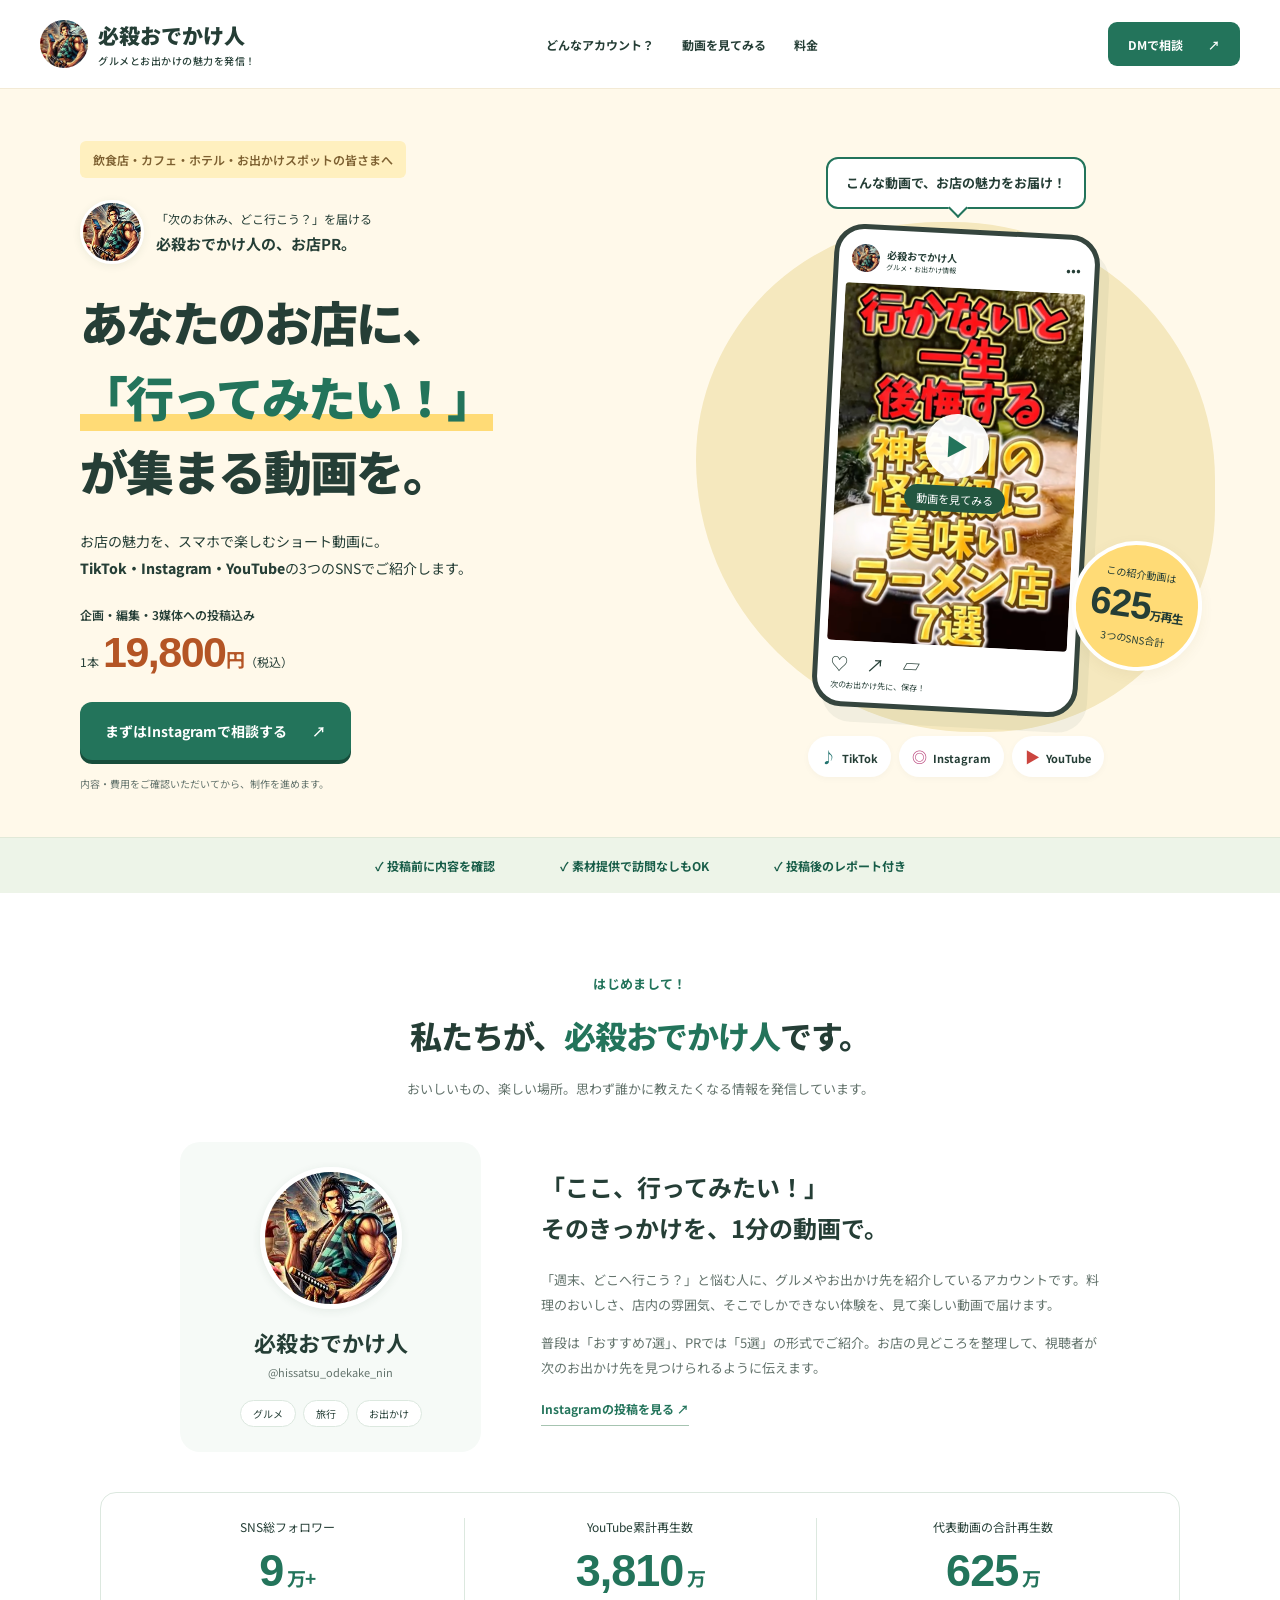
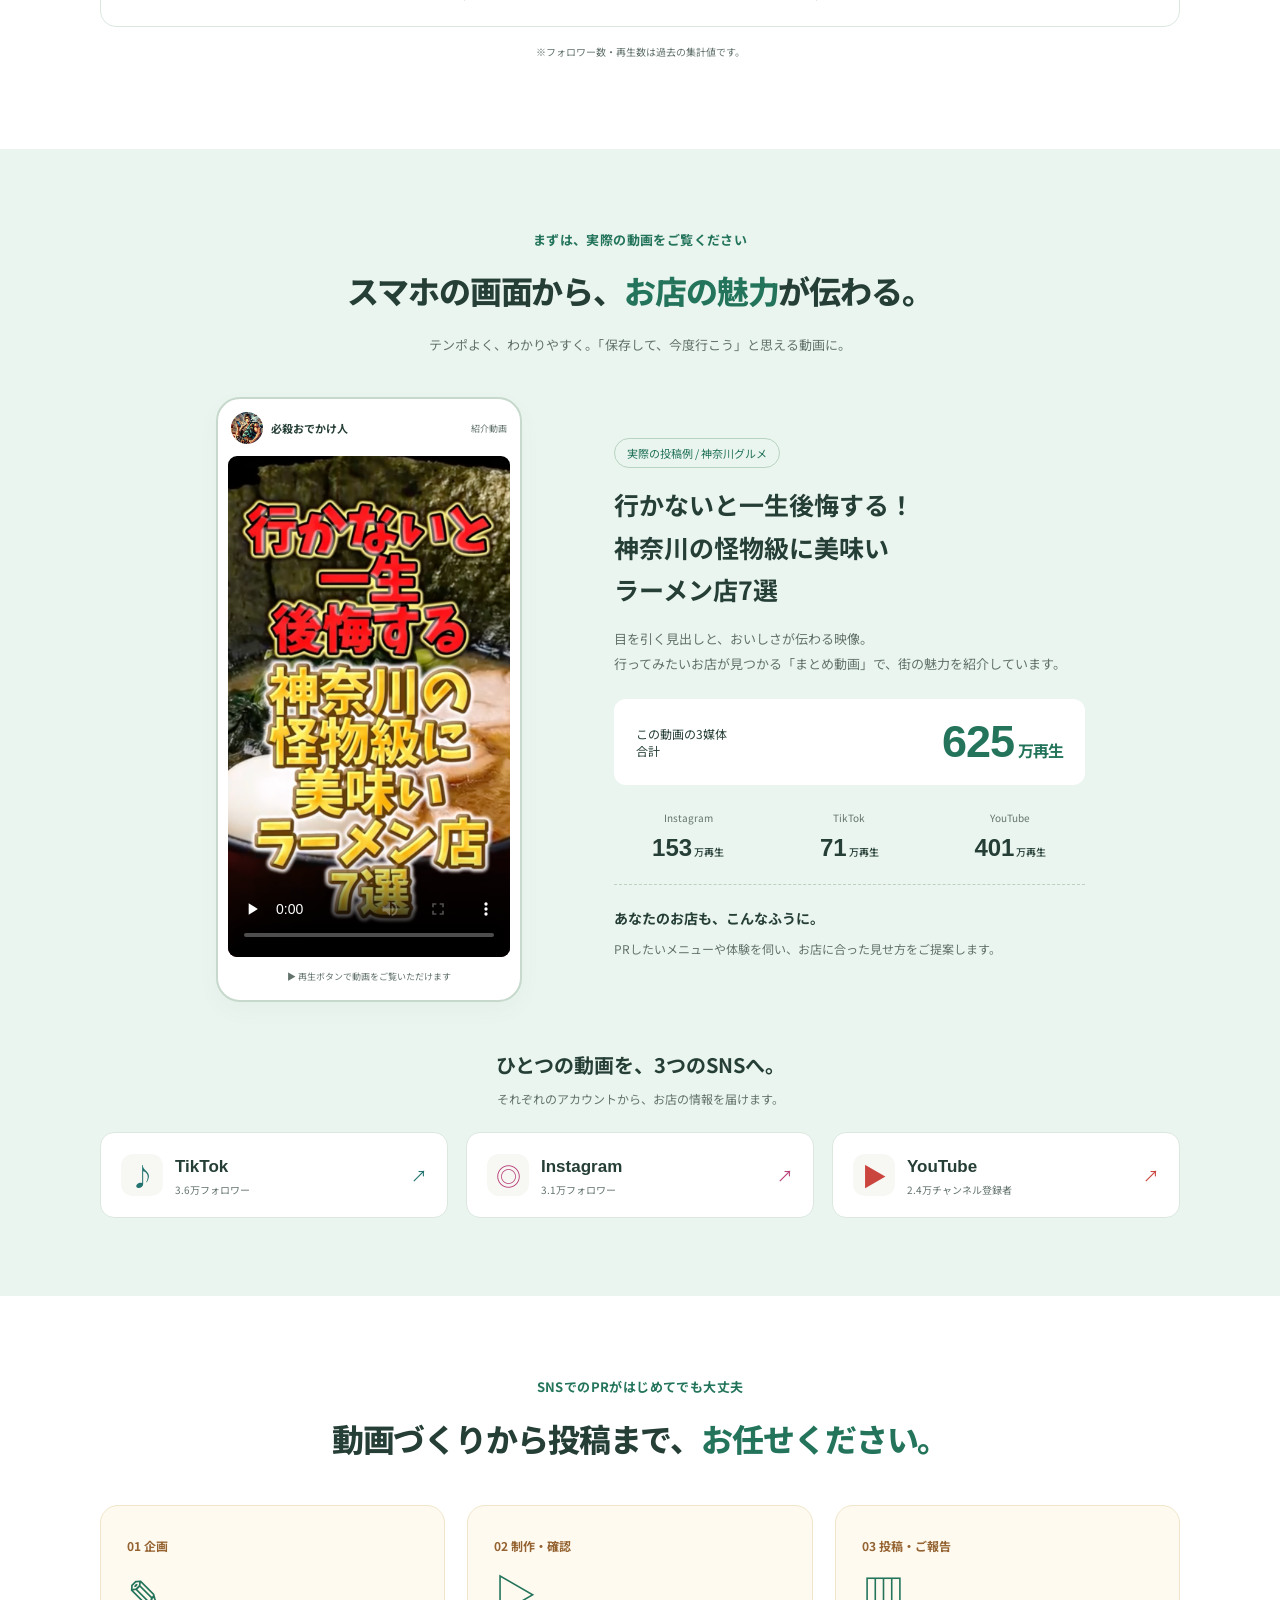
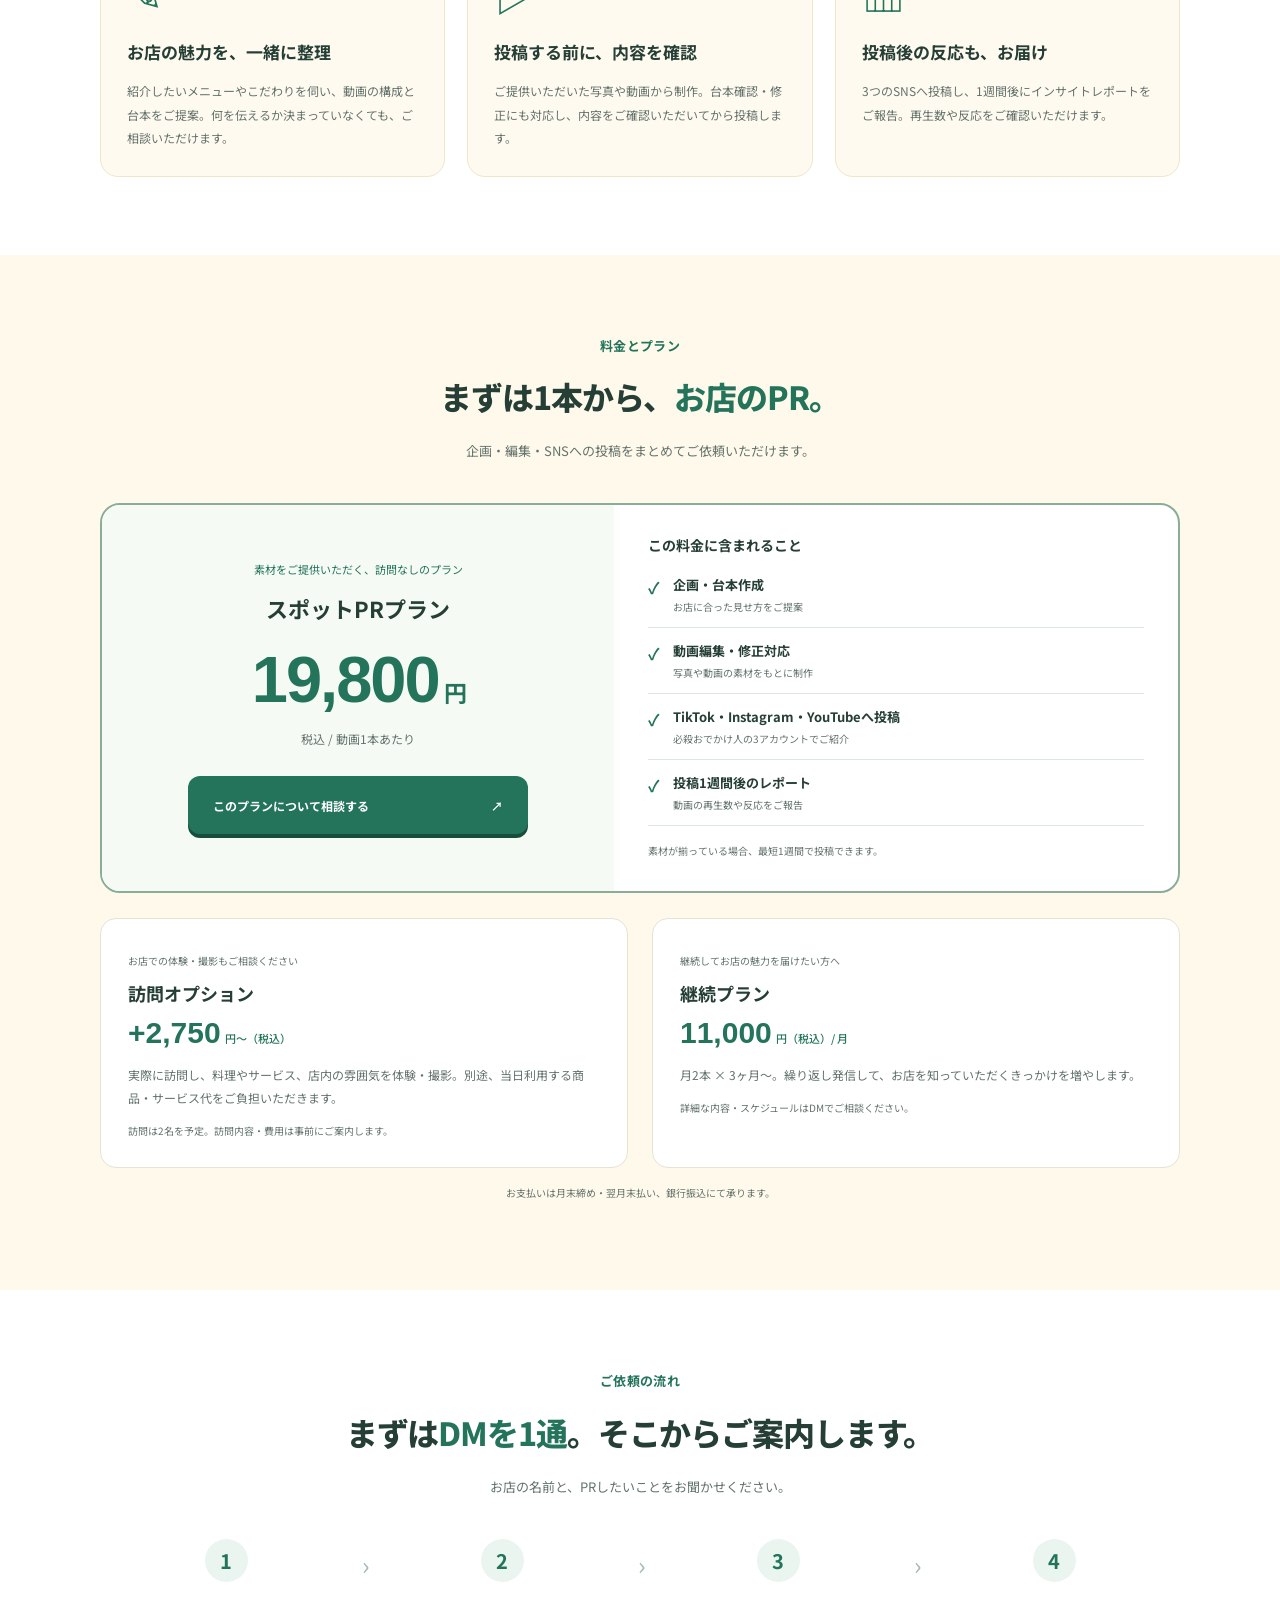
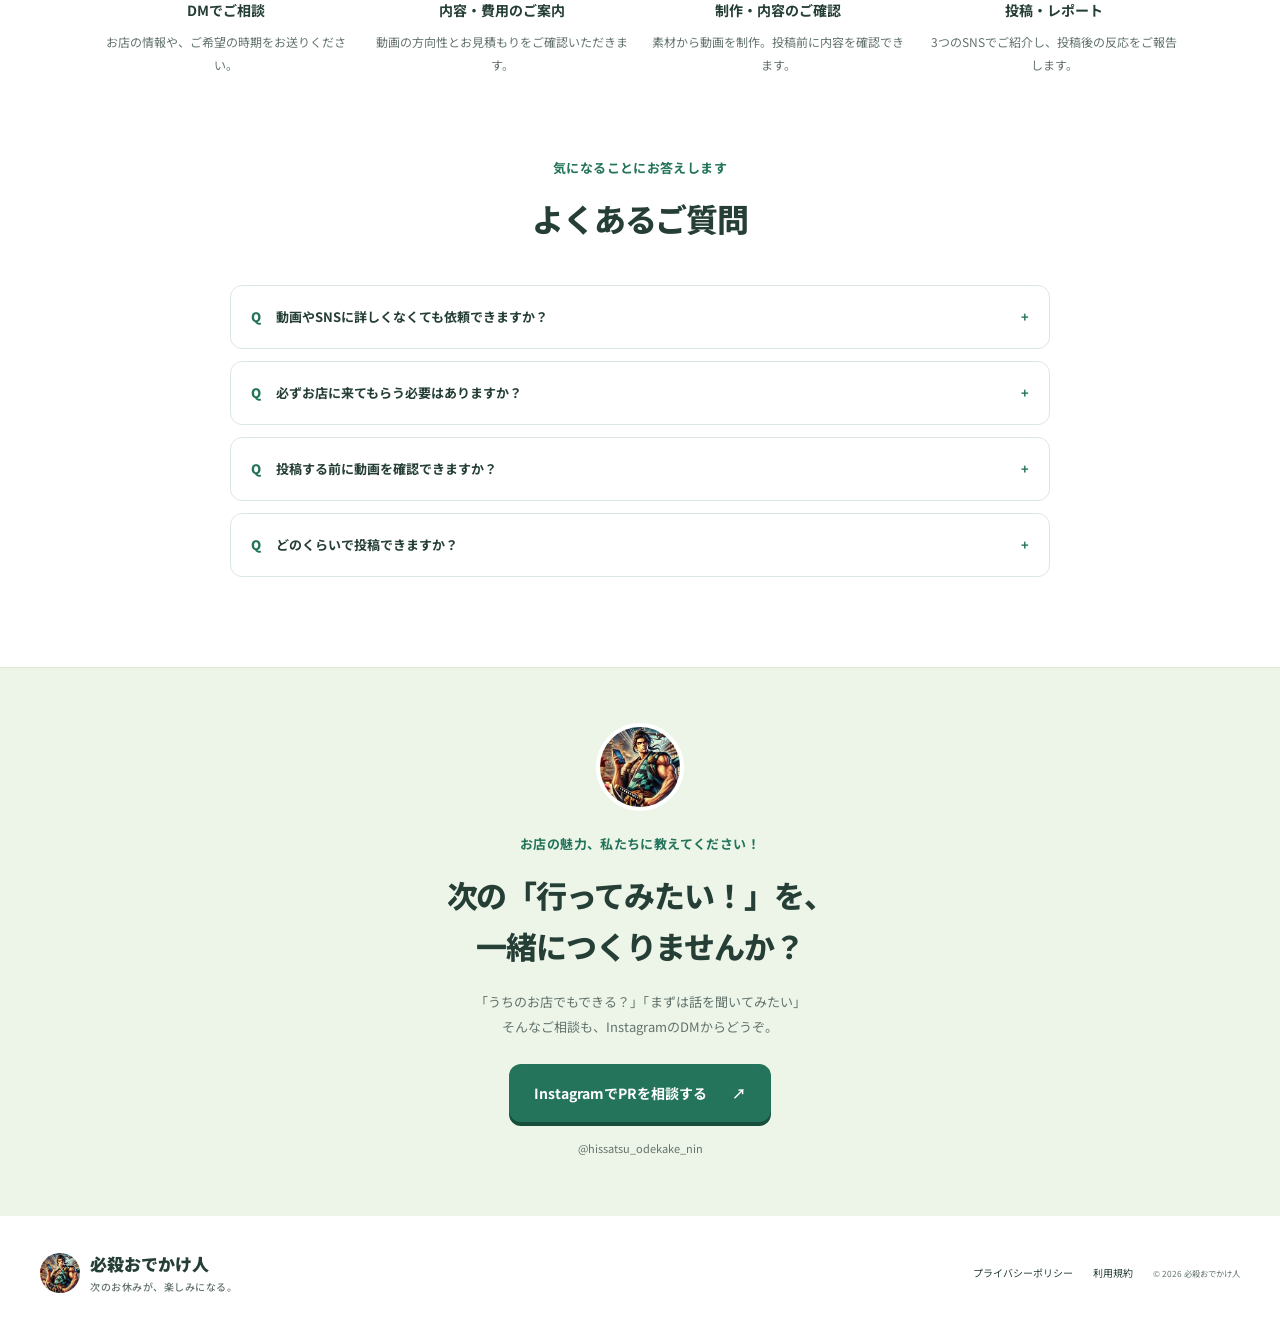
<file: index.html>
<!DOCTYPE html>
<html lang="ja">
<head>
  <meta charset="UTF-8">
  <meta name="viewport" content="width=device-width, initial-scale=1">
  <title>必殺おでかけ人 | あなたのお店を、3つのSNSでご紹介！</title>
  <meta name="description" content="お出かけメディア「必殺おでかけ人」が、あなたのお店をショート動画でご紹介。TikTok・Instagram・YouTubeへの投稿まで、1本19,800円（税込）。">
  <meta name="robots" content="noindex,nofollow,noarchive">
  <meta property="og:title" content="必殺おでかけ人 | あなたのお店を、3つのSNSでご紹介！">
  <meta property="og:description" content="企画・動画編集・3つのSNSへの投稿まで。PR動画1本19,800円（税込）。まずはInstagramのDMでご相談ください。">
  <meta property="og:type" content="website">
  <meta property="og:image" content="https://odekake-nin.github.io/assets/og-preview.png">
  <meta name="twitter:card" content="summary_large_image">
  <link rel="icon" href="assets/favicon-round.svg">
  <link rel="apple-touch-icon" href="apple-touch-icon.png">
  <link rel="preconnect" href="https://fonts.googleapis.com">
  <link href="https://fonts.googleapis.com/css2?family=Noto+Sans+JP:wght@400;500;600;700;800;900&display=swap" rel="stylesheet">
  <link rel="stylesheet" href="style.css?v=2">
</head>
<body>
  <a class="skip" href="#main">本文へスキップ</a>
  <header class="header">
    <a class="brand" href="#" aria-label="必殺おでかけ人 トップ"><img src="assets/odesake-icon.jpeg" width="48" height="48" alt=""><span>必殺おでかけ人<small>グルメとお出かけの魅力を発信！</small></span></a>
    <nav aria-label="メインナビゲーション"><a href="#about">どんなアカウント？</a><a href="#works">動画を見てみる</a><a href="#pricing">料金</a></nav>
    <a class="button small" href="https://www.instagram.com/hissatsu_odekake_nin/" target="_blank" rel="noopener">DMで相談 <span>↗</span></a>
  </header>
  <main id="main">
    <section class="hero">
      <div class="hero-inner">
        <div class="hero-copy">
          <p class="hero-label">飲食店・カフェ・ホテル・お出かけスポットの皆さまへ</p>
          <div class="account-intro"><img src="assets/odesake-icon.jpeg" alt="必殺おでかけ人のアカウントアイコン" width="64" height="64"><span>「次のお休み、どこ行こう？」を届ける<br><b>必殺おでかけ人の、お店PR。</b></span></div>
          <h1>あなたのお店に、<br><span>「行ってみたい！」</span><br>が集まる動画を。</h1>
          <p class="hero-description">お店の魅力を、スマホで楽しむショート動画に。<br><b>TikTok・Instagram・YouTube</b>の<br class="mobile-break">3つのSNSでご紹介します。</p>
          <div class="hero-price"><span>企画・編集・3媒体への投稿込み</span><p><small>1本</small> <strong>19,800</strong><b>円</b><small>（税込）</small></p></div>
          <a class="button" href="https://www.instagram.com/hissatsu_odekake_nin/" target="_blank" rel="noopener">まずはInstagramで相談する <span>↗</span></a>
          <p class="cta-note">内容・費用をご確認いただいてから、制作を進めます。</p>
        </div>
        <div class="hero-visual">
          <p class="speech">こんな動画で、お店の魅力をお届け！</p>
          <a class="phone" href="#works" aria-label="紹介動画と実績を見る">
            <div class="phone-top"><img src="assets/odesake-icon.jpeg" width="28" height="28" alt=""><span>必殺おでかけ人<small>グルメ・お出かけ情報</small></span><b>•••</b></div>
            <div class="phone-image"><img src="assets/kanagawa-monster-ramen-7-poster.png" width="764" height="1406" alt="実際の投稿：神奈川の怪物級に美味いラーメン店7選"><span class="play">▶<small>動画を見てみる</small></span></div>
            <div class="phone-bottom"><span>♡　↗　▱</span><small>次のお出かけ先に、保存！</small></div>
          </a>
          <div class="visual-badge"><span>この紹介動画は</span><strong>625<small>万再生</small></strong><span>3つのSNS合計</span></div>
          <div class="sns-pills"><span class="tiktok"><b>♪</b> TikTok</span><span class="instagram"><b>◎</b> Instagram</span><span class="youtube"><b>▶</b> YouTube</span></div>
        </div>
      </div>
      <div class="trust-strip"><span>✓ 投稿前に内容を確認</span><span>✓ 素材提供で訪問なしもOK</span><span>✓ 投稿後のレポート付き</span></div>
    </section>

    <section class="section about" id="about">
      <div class="section-title"><p class="kicker">はじめまして！</p><h2>私たちが、<span>必殺おでかけ人</span>です。</h2><p>おいしいもの、楽しい場所。<br class="mobile-break">思わず誰かに教えたくなる情報を発信しています。</p></div>
      <div class="about-grid">
        <div class="profile"><img src="assets/odesake-icon.jpeg" alt="スマホを持った必殺おでかけ人のキャラクター" width="160" height="160"><h3>必殺おでかけ人</h3><p>@hissatsu_odekake_nin</p><div class="tags"><span>グルメ</span><span>旅行</span><span>お出かけ</span></div></div>
        <div class="about-copy"><h3>「ここ、行ってみたい！」<br>そのきっかけを、1分の動画で。</h3><p>「週末、どこへ行こう？」と悩む人に、グルメやお出かけ先を紹介しているアカウントです。料理のおいしさ、店内の雰囲気、そこでしかできない体験を、見て楽しい動画で届けます。</p><p>普段は「おすすめ7選」、PRでは「5選」の形式でご紹介。お店の見どころを整理して、視聴者が次のお出かけ先を見つけられるように伝えます。</p><a class="text-link" href="https://www.instagram.com/hissatsu_odekake_nin/" target="_blank" rel="noopener">Instagramの投稿を見る ↗</a></div>
      </div>
      <div class="stats"><div><span>SNS総フォロワー</span><strong>9<small>万+</small></strong></div><div><span>YouTube累計再生数</span><strong>3,810<small>万</small></strong></div><div><span>代表動画の合計再生数</span><strong>625<small>万</small></strong></div></div>
      <p class="note center">※フォロワー数・再生数は過去の集計値です。</p>
    </section>

    <section class="works" id="works"><div class="section">
      <div class="section-title"><p class="kicker">まずは、実際の動画をご覧ください</p><h2>スマホの画面から、<br class="mobile-break"><span>お店の魅力</span>が伝わる。</h2><p>テンポよく、わかりやすく。「保存して、今度行こう」と思える動画に。</p></div>
      <div class="work-grid">
        <div class="video-frame"><div class="video-account"><img src="assets/odesake-icon.jpeg" alt="" width="32" height="32"><b>必殺おでかけ人</b><span>紹介動画</span></div><video controls playsinline preload="none" poster="assets/kanagawa-monster-ramen-7-poster.png" aria-label="神奈川のラーメン店7選の紹介動画"><source src="assets/kanagawa-monster-ramen-7.mp4" type="video/mp4">お使いのブラウザでは動画を再生できません。</video><p>▶ 再生ボタンで動画をご覧いただけます</p></div>
        <div class="work-copy"><span class="topic">実際の投稿例 / 神奈川グルメ</span><h3>行かないと一生後悔する！<br>神奈川の怪物級に美味い<br>ラーメン店7選</h3><p>目を引く見出しと、おいしさが伝わる映像。<br>行ってみたいお店が見つかる「まとめ動画」で、街の魅力を紹介しています。</p><div class="result"><span>この動画の3媒体合計</span><strong>625<small>万再生</small></strong></div><div class="view-grid"><div><span>Instagram</span><b>153<small>万再生</small></b></div><div><span>TikTok</span><b>71<small>万再生</small></b></div><div><span>YouTube</span><b>401<small>万再生</small></b></div></div><div class="friendly-note"><b>あなたのお店も、こんなふうに。</b><p>PRしたいメニューや体験を伺い、お店に合った見せ方をご提案します。</p></div></div>
      </div>
      <div class="platform-heading"><h3>ひとつの動画を、3つのSNSへ。</h3><p>それぞれのアカウントから、お店の情報を届けます。</p></div>
      <div class="social-links"><a class="tiktok" href="https://www.tiktok.com/@hissatsu_odekake_nin" target="_blank" rel="noopener"><i>♪</i><span><b>TikTok</b><small>3.6万フォロワー</small></span><em>↗</em></a><a class="instagram" href="https://www.instagram.com/hissatsu_odekake_nin/" target="_blank" rel="noopener"><i>◎</i><span><b>Instagram</b><small>3.1万フォロワー</small></span><em>↗</em></a><a class="youtube" href="https://youtube.com/@hissatsu_odekake_nin" target="_blank" rel="noopener"><i>▶</i><span><b>YouTube</b><small>2.4万チャンネル登録者</small></span><em>↗</em></a></div>
    </div></section>

    <section class="section service">
      <div class="section-title"><p class="kicker">SNSでのPRがはじめてでも大丈夫</p><h2>動画づくりから投稿まで、<br class="mobile-break"><span>お任せください。</span></h2></div>
      <div class="service-grid"><article><span class="step-label">01 企画</span><div class="service-icon" aria-hidden="true">✎</div><h3>お店の魅力を、一緒に整理</h3><p>紹介したいメニューやこだわりを伺い、動画の構成と台本をご提案。何を伝えるか決まっていなくても、ご相談いただけます。</p></article><article><span class="step-label">02 制作・確認</span><div class="service-icon" aria-hidden="true">▷</div><h3>投稿する前に、内容を確認</h3><p>ご提供いただいた写真や動画から制作。台本確認・修正にも対応し、内容をご確認いただいてから投稿します。</p></article><article><span class="step-label">03 投稿・ご報告</span><div class="service-icon" aria-hidden="true">▥</div><h3>投稿後の反応も、お届け</h3><p>3つのSNSへ投稿し、1週間後にインサイトレポートをご報告。再生数や反応をご確認いただけます。</p></article></div>
    </section>

    <section class="pricing" id="pricing"><div class="section">
      <div class="section-title"><p class="kicker">料金とプラン</p><h2>まずは1本から、<span>お店のPR。</span></h2><p>企画・編集・SNSへの投稿をまとめてご依頼いただけます。</p></div>
      <div class="price-card"><div class="price-main"><span class="plan-label">素材をご提供いただく、訪問なしのプラン</span><h3>スポットPRプラン</h3><div class="price">19,800<span>円</span></div><p class="price-unit">税込 / 動画1本あたり</p><a class="button" href="https://www.instagram.com/hissatsu_odekake_nin/" target="_blank" rel="noopener">このプランについて相談する <span>↗</span></a></div><div class="price-includes"><h4>この料金に含まれること</h4><ul><li><span>企画・台本作成</span><small>お店に合った見せ方をご提案</small></li><li><span>動画編集・修正対応</span><small>写真や動画の素材をもとに制作</small></li><li><span>TikTok・Instagram・YouTubeへ投稿</span><small>必殺おでかけ人の3アカウントでご紹介</small></li><li><span>投稿1週間後のレポート</span><small>動画の再生数や反応をご報告</small></li></ul><p class="delivery">素材が揃っている場合、最短1週間で投稿できます。</p></div></div>
      <div class="options"><article><span class="option-label">お店での体験・撮影もご相談ください</span><h3>訪問オプション</h3><strong>+2,750<small>円〜（税込）</small></strong><p>実際に訪問し、料理やサービス、店内の雰囲気を体験・撮影。別途、当日利用する商品・サービス代をご負担いただきます。</p><p class="note">訪問は2名を予定。訪問内容・費用は事前にご案内します。</p></article><article><span class="option-label">継続してお店の魅力を届けたい方へ</span><h3>継続プラン</h3><strong>11,000<small>円（税込）/ 月</small></strong><p>月2本 × 3ヶ月〜。繰り返し発信して、お店を知っていただくきっかけを増やします。</p><p class="note">詳細な内容・スケジュールはDMでご相談ください。</p></article></div>
      <p class="note center">お支払いは月末締め・翌月末払い、銀行振込にて承ります。</p>
    </div></section>

    <section class="section flow" id="flow"><div class="section-title"><p class="kicker">ご依頼の流れ</p><h2>まずは<span>DMを1通</span>。<br class="mobile-break">そこからご案内します。</h2><p>お店の名前と、PRしたいことをお聞かせください。</p></div><ol><li><b>1</b><h3>DMでご相談</h3><p>お店の情報や、ご希望の時期をお送りください。</p></li><li><b>2</b><h3>内容・費用のご案内</h3><p>動画の方向性とお見積もりをご確認いただきます。</p></li><li><b>3</b><h3>制作・内容のご確認</h3><p>素材から動画を制作。投稿前に内容を確認できます。</p></li><li><b>4</b><h3>投稿・レポート</h3><p>3つのSNSでご紹介し、投稿後の反応をご報告します。</p></li></ol></section>

    <section class="faq section"><div class="section-title"><p class="kicker">気になることにお答えします</p><h2>よくあるご質問</h2></div><details><summary>動画やSNSに詳しくなくても依頼できますか？</summary><p>はい。紹介したい内容を伺い、企画・台本から動画編集・投稿まで対応します。まずはお店のことをお聞かせください。</p></details><details><summary>必ずお店に来てもらう必要はありますか？</summary><p>訪問なしでも制作できます。店舗様からご提供いただく写真・動画・店舗情報をもとに制作します。訪問しての体験・撮影をご希望の場合は、訪問オプションをご相談ください。</p></details><details><summary>投稿する前に動画を確認できますか？</summary><p>はい。台本確認・修正に対応し、動画の内容をご確認いただいたうえで投稿します。</p></details><details><summary>どのくらいで投稿できますか？</summary><p>素材が揃っている場合、最短1週間で投稿まで対応します。訪問の有無や制作内容によって異なるため、ご希望の時期をDMでお知らせください。</p></details></section>

    <section class="contact"><div class="section"><img src="assets/odesake-icon.jpeg" width="88" height="88" alt="必殺おでかけ人"><p class="kicker">お店の魅力、私たちに教えてください！</p><h2>次の「行ってみたい！」を、<br>一緒につくりませんか？</h2><p>「うちのお店でもできる？」「まずは話を聞いてみたい」<br>そんなご相談も、InstagramのDMからどうぞ。</p><a class="button" href="https://www.instagram.com/hissatsu_odekake_nin/" target="_blank" rel="noopener">InstagramでPRを相談する <span>↗</span></a><span class="contact-handle">@hissatsu_odekake_nin</span></div></section>
  </main>
  <footer><a class="brand" href="#"><img src="assets/odesake-icon.jpeg" width="40" height="40" alt=""><span>必殺おでかけ人<small>次のお休みが、楽しみになる。</small></span></a><div><a href="privacy.html">プライバシーポリシー</a><a href="terms.html">利用規約</a><small>© 2026 必殺おでかけ人</small></div></footer>
  <div class="mobile-cta"><span>PR動画1本 <b>19,800<small>円・税込</small></b></span><a href="https://www.instagram.com/hissatsu_odekake_nin/" target="_blank" rel="noopener">Instagramで相談 ↗</a></div>
</body>
</html>
</file>
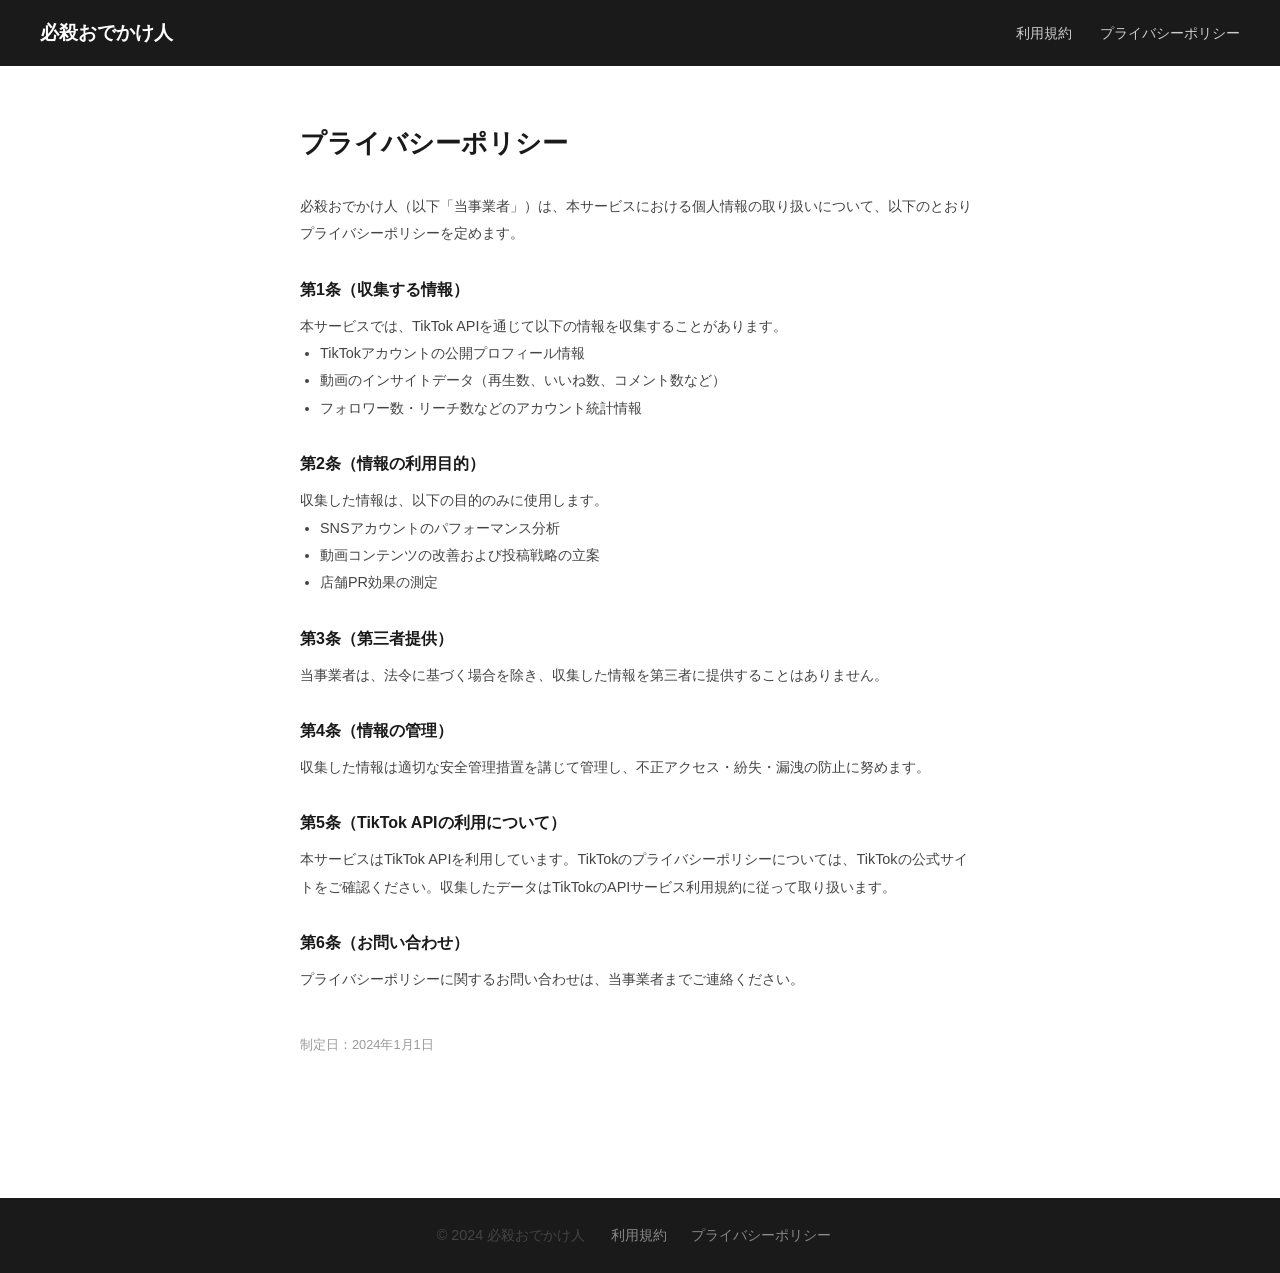
<file: privacy.html>
<!DOCTYPE html>
<html lang="ja">
<head>
  <meta charset="UTF-8">
  <meta name="viewport" content="width=device-width, initial-scale=1.0">
  <title>プライバシーポリシー — 必殺おでかけ人</title>
  <meta name="robots" content="noindex,nofollow,noarchive">
  <meta name="referrer" content="no-referrer">
  <style>
    *, *::before, *::after { box-sizing: border-box; margin: 0; padding: 0; }
    body { font-family: -apple-system, BlinkMacSystemFont, "Hiragino Sans", "Noto Sans JP", sans-serif; color: #1a1a1a; background: #fff; }
    header { background: #1a1a1a; color: #fff; padding: 20px 40px; display: flex; align-items: center; justify-content: space-between; }
    header h1 { font-size: 1.2rem; font-weight: 700; }
    nav a { color: #ccc; text-decoration: none; margin-left: 24px; font-size: 0.85rem; }
    nav a:hover { color: #fff; }
    .content { max-width: 760px; margin: 60px auto; padding: 0 40px 80px; }
    h2 { font-size: 1.6rem; font-weight: 800; margin-bottom: 32px; }
    h3 { font-size: 1rem; font-weight: 700; margin: 32px 0 12px; }
    p, li { font-size: 0.9rem; color: #444; line-height: 1.9; }
    ul { padding-left: 20px; }
    footer { background: #1a1a1a; color: #888; text-align: center; padding: 24px; font-size: 0.8rem; }
    footer a { color: #888; text-decoration: none; margin: 0 12px; }
  </style>
</head>
<body>
  <header>
    <h1><a href="index.html" style="color:#fff;text-decoration:none;">必殺おでかけ人</a></h1>
    <nav>
      <a href="terms.html">利用規約</a>
      <a href="privacy.html">プライバシーポリシー</a>
    </nav>
  </header>

  <div class="content">
    <h2>プライバシーポリシー</h2>
    <p>必殺おでかけ人（以下「当事業者」）は、本サービスにおける個人情報の取り扱いについて、以下のとおりプライバシーポリシーを定めます。</p>

    <h3>第1条（収集する情報）</h3>
    <p>本サービスでは、TikTok APIを通じて以下の情報を収集することがあります。</p>
    <ul>
      <li>TikTokアカウントの公開プロフィール情報</li>
      <li>動画のインサイトデータ（再生数、いいね数、コメント数など）</li>
      <li>フォロワー数・リーチ数などのアカウント統計情報</li>
    </ul>

    <h3>第2条（情報の利用目的）</h3>
    <p>収集した情報は、以下の目的のみに使用します。</p>
    <ul>
      <li>SNSアカウントのパフォーマンス分析</li>
      <li>動画コンテンツの改善および投稿戦略の立案</li>
      <li>店舗PR効果の測定</li>
    </ul>

    <h3>第3条（第三者提供）</h3>
    <p>当事業者は、法令に基づく場合を除き、収集した情報を第三者に提供することはありません。</p>

    <h3>第4条（情報の管理）</h3>
    <p>収集した情報は適切な安全管理措置を講じて管理し、不正アクセス・紛失・漏洩の防止に努めます。</p>

    <h3>第5条（TikTok APIの利用について）</h3>
    <p>本サービスはTikTok APIを利用しています。TikTokのプライバシーポリシーについては、TikTokの公式サイトをご確認ください。収集したデータはTikTokのAPIサービス利用規約に従って取り扱います。</p>

    <h3>第6条（お問い合わせ）</h3>
    <p>プライバシーポリシーに関するお問い合わせは、当事業者までご連絡ください。</p>

    <p style="margin-top:40px; color:#999; font-size:0.8rem;">制定日：2024年1月1日</p>
  </div>

  <footer>
    <p>© 2024 必殺おでかけ人　<a href="terms.html">利用規約</a><a href="privacy.html">プライバシーポリシー</a></p>
  </footer>
</body>
</html>
</file>
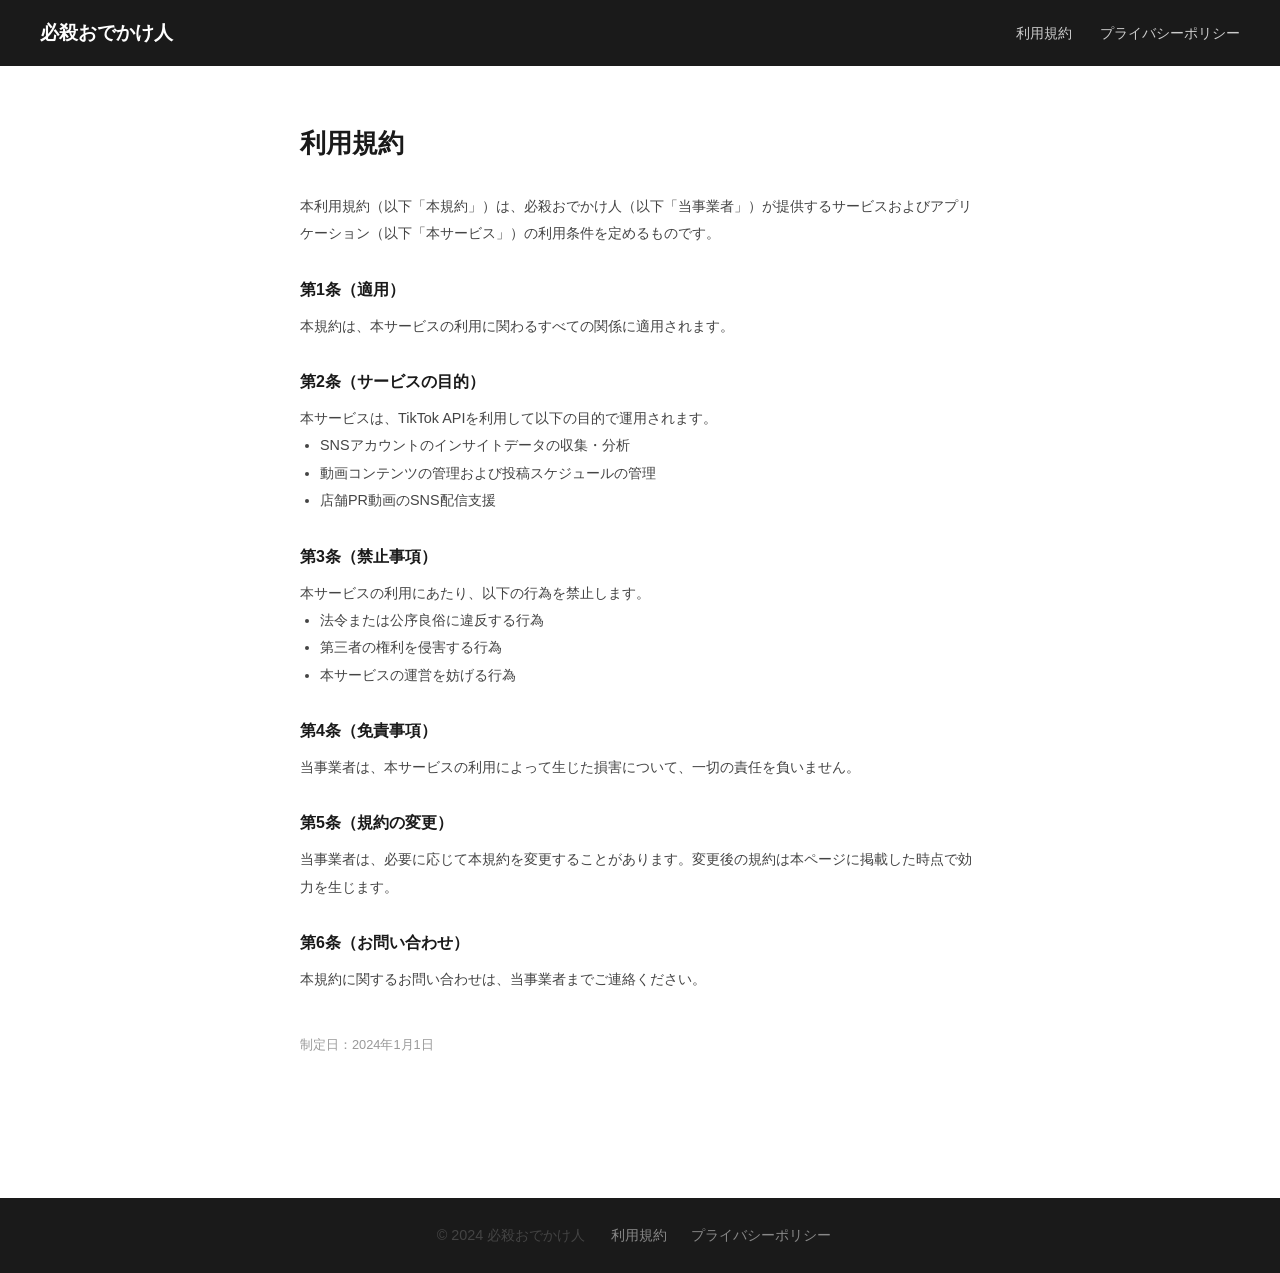
<file: terms.html>
<!DOCTYPE html>
<html lang="ja">
<head>
  <meta charset="UTF-8">
  <meta name="viewport" content="width=device-width, initial-scale=1.0">
  <title>利用規約 — 必殺おでかけ人</title>
  <meta name="robots" content="noindex,nofollow,noarchive">
  <meta name="referrer" content="no-referrer">
  <style>
    *, *::before, *::after { box-sizing: border-box; margin: 0; padding: 0; }
    body { font-family: -apple-system, BlinkMacSystemFont, "Hiragino Sans", "Noto Sans JP", sans-serif; color: #1a1a1a; background: #fff; }
    header { background: #1a1a1a; color: #fff; padding: 20px 40px; display: flex; align-items: center; justify-content: space-between; }
    header h1 { font-size: 1.2rem; font-weight: 700; }
    nav a { color: #ccc; text-decoration: none; margin-left: 24px; font-size: 0.85rem; }
    nav a:hover { color: #fff; }
    .content { max-width: 760px; margin: 60px auto; padding: 0 40px 80px; }
    h2 { font-size: 1.6rem; font-weight: 800; margin-bottom: 32px; }
    h3 { font-size: 1rem; font-weight: 700; margin: 32px 0 12px; }
    p, li { font-size: 0.9rem; color: #444; line-height: 1.9; }
    ul { padding-left: 20px; }
    footer { background: #1a1a1a; color: #888; text-align: center; padding: 24px; font-size: 0.8rem; }
    footer a { color: #888; text-decoration: none; margin: 0 12px; }
  </style>
</head>
<body>
  <header>
    <h1><a href="index.html" style="color:#fff;text-decoration:none;">必殺おでかけ人</a></h1>
    <nav>
      <a href="terms.html">利用規約</a>
      <a href="privacy.html">プライバシーポリシー</a>
    </nav>
  </header>

  <div class="content">
    <h2>利用規約</h2>
    <p>本利用規約（以下「本規約」）は、必殺おでかけ人（以下「当事業者」）が提供するサービスおよびアプリケーション（以下「本サービス」）の利用条件を定めるものです。</p>

    <h3>第1条（適用）</h3>
    <p>本規約は、本サービスの利用に関わるすべての関係に適用されます。</p>

    <h3>第2条（サービスの目的）</h3>
    <p>本サービスは、TikTok APIを利用して以下の目的で運用されます。</p>
    <ul>
      <li>SNSアカウントのインサイトデータの収集・分析</li>
      <li>動画コンテンツの管理および投稿スケジュールの管理</li>
      <li>店舗PR動画のSNS配信支援</li>
    </ul>

    <h3>第3条（禁止事項）</h3>
    <p>本サービスの利用にあたり、以下の行為を禁止します。</p>
    <ul>
      <li>法令または公序良俗に違反する行為</li>
      <li>第三者の権利を侵害する行為</li>
      <li>本サービスの運営を妨げる行為</li>
    </ul>

    <h3>第4条（免責事項）</h3>
    <p>当事業者は、本サービスの利用によって生じた損害について、一切の責任を負いません。</p>

    <h3>第5条（規約の変更）</h3>
    <p>当事業者は、必要に応じて本規約を変更することがあります。変更後の規約は本ページに掲載した時点で効力を生じます。</p>

    <h3>第6条（お問い合わせ）</h3>
    <p>本規約に関するお問い合わせは、当事業者までご連絡ください。</p>

    <p style="margin-top:40px; color:#999; font-size:0.8rem;">制定日：2024年1月1日</p>
  </div>

  <footer>
    <p>© 2024 必殺おでかけ人　<a href="terms.html">利用規約</a><a href="privacy.html">プライバシーポリシー</a></p>
  </footer>
</body>
</html>
</file>
<file: style.css>
:root{--ink:#253e36;--green:#23745b;--green-dark:#185d48;--mint:#eaf5ef;--cream:#fff9ea;--orange:#dd6a30;--yellow:#ffdb76;--muted:#63736c;--line:#dce8df;--white:#fff}
*{box-sizing:border-box}html{scroll-behavior:smooth;scroll-padding-top:30px}body{margin:0;color:var(--ink);background:white;font-family:'Noto Sans JP',sans-serif;-webkit-font-smoothing:antialiased}a{color:inherit;text-decoration:none}img{max-width:100%;object-fit:cover}p{line-height:1.95}a,summary{-webkit-tap-highlight-color:transparent}a:focus-visible,summary:focus-visible,video:focus-visible{outline:3px solid var(--orange);outline-offset:5px}.skip{position:fixed;top:-80px;left:12px;background:white;padding:12px;z-index:100}.skip:focus{top:10px}.header{max-width:1320px;margin:auto;padding:20px 40px;display:flex;align-items:center;justify-content:space-between;gap:24px}.brand{display:flex;align-items:center;gap:10px;font-size:21px;font-weight:900;white-space:nowrap}.brand img{border-radius:50%}.brand small{display:block;font-size:10px;font-weight:500;margin-top:3px;letter-spacing:.05em}.header nav{display:flex;gap:28px;font-size:12px;font-weight:700}.header nav a:hover,.text-link:hover{color:var(--orange)}.button{display:inline-flex;align-items:center;justify-content:space-between;gap:25px;background:var(--green);color:white;border-radius:12px;padding:19px 25px;min-height:58px;font-size:14px;font-weight:700;box-shadow:0 4px 0 #174d3b;transition:background .2s,transform .2s}.button:hover{background:var(--green-dark);transform:translateY(-2px)}.button.small{font-size:12px;min-height:44px;padding:12px 20px;border-radius:9px;box-shadow:none}.hero{background:var(--cream);border-top:1px solid #f3ead5}.hero-inner{max-width:1200px;margin:auto;padding:52px 40px 44px;display:grid;grid-template-columns:1.2fr 1fr;align-items:center;gap:45px}.hero-label{font-size:12px;color:#7d6031;display:inline-block;background:#fff0bf;padding:7px 13px;border-radius:6px;margin:0 0 22px;font-weight:600}.account-intro{display:flex;gap:12px;align-items:center;font-size:12px;line-height:1.8}.account-intro img{border-radius:50%;border:3px solid white;box-shadow:0 2px 9px #34543b15}.account-intro b{font-size:15px}h1{font-size:48px;font-weight:900;line-height:1.55;letter-spacing:-.04em;margin:20px 0}h1>span{color:var(--green);background:linear-gradient(transparent 75%,var(--yellow) 75%)}.hero-description{font-size:14px;margin:0 0 19px}.hero-description b{font-weight:800}.hero-price{margin-bottom:23px}.hero-price>span{font-size:12px;font-weight:600}.hero-price p{margin:2px 0;line-height:1.2}.hero-price strong{font-family:Arial,sans-serif;font-size:43px;letter-spacing:-1.5px;color:#b45525}.hero-price small{font-size:12px}.hero-price b{font-size:19px;color:#b45525}.cta-note{font-size:10px;color:var(--muted);margin:14px 0 0}.hero-visual{position:relative;display:flex;flex-direction:column;align-items:center;isolation:isolate}.hero-visual:before{content:'';position:absolute;z-index:-1;inset:65px -15px 45px;background:#f5e8be;border-radius:48% 52% 45% 55%;transform:rotate(-8deg)}.speech{margin:0 0 20px;background:white;border:2px solid var(--green);padding:11px 18px;border-radius:12px;position:relative;font-size:13px;font-weight:700}.speech:after{content:'';position:absolute;left:48%;bottom:-8px;background:white;border-right:2px solid var(--green);border-bottom:2px solid var(--green);width:12px;height:12px;transform:rotate(45deg)}.phone{display:block;width:266px;background:white;padding:8px;border:5px solid #35453e;border-radius:30px;box-shadow:10px 15px 0 #49624612;transform:rotate(3deg);transition:transform .2s}.phone:hover{transform:rotate(0)}.phone-top{display:flex;align-items:center;gap:7px;padding:7px 5px 11px;font-size:10px;font-weight:700}.phone-top img{border-radius:50%}.phone-top small{display:block;font-size:7px;font-weight:400}.phone-top>b{margin-left:auto;font-size:12px}.phone-image{position:relative;overflow:hidden;border-radius:4px}.phone-image>img{width:100%;height:358px;object-fit:cover;display:block}.play{position:absolute;top:44%;left:50%;transform:translate(-50%,-50%);width:64px;height:64px;display:grid;place-content:center;text-align:center;font-size:23px;color:var(--green);background:#fffffff2;border-radius:50%;box-shadow:0 3px 20px #0002}.play small{position:absolute;top:72px;left:50%;transform:translateX(-50%);font-size:11px;white-space:nowrap;color:white;background:#235640;padding:5px 12px;border-radius:30px}.phone-bottom{padding:9px 5px 4px}.phone-bottom>span{font-size:18px}.phone-bottom small{font-size:8px;display:block;margin-top:3px}.visual-badge{position:absolute;right:-2px;bottom:106px;background:var(--yellow);border:4px solid white;border-radius:50%;width:130px;height:130px;display:flex;align-items:center;justify-content:center;flex-direction:column;transform:rotate(8deg);box-shadow:0 4px 14px #745d1810}.visual-badge>span{font-size:10px}.visual-badge strong{font-family:Arial,sans-serif;font-size:38px;line-height:1.3;letter-spacing:-1px}.visual-badge strong small{font:700 12px 'Noto Sans JP',sans-serif}.sns-pills{display:flex;gap:8px;justify-content:center;position:relative;margin-top:24px}.sns-pills>span{font-size:11px;font-weight:700;background:white;padding:10px 13px;border-radius:24px;box-shadow:0 2px 7px #00000008;white-space:nowrap}.sns-pills b{font-size:15px;margin-right:3px}.tiktok{--platform:#22736f}.instagram{--platform:#b94079}.youtube{--platform:#cb453f}.sns-pills b{color:var(--platform)}.trust-strip{display:flex;align-items:center;justify-content:center;gap:65px;background:#edf4e8;padding:19px 24px;font-size:12px;font-weight:700;color:var(--green-dark);border-top:1px solid #e1e9d8}.section{max-width:1160px;padding:78px 40px;margin:auto}.section-title{text-align:center;margin-bottom:40px}.kicker{font-size:13px;font-weight:700;color:var(--green);margin:0 0 12px;letter-spacing:.03em}h2{font-size:32px;line-height:1.65;letter-spacing:-.035em;margin:0;font-weight:800}h2 span{color:var(--green)}.section-title>p:last-child:not(.kicker){font-size:13px;color:var(--muted);margin:15px 0 0}.mobile-break{display:none}.about-grid{display:grid;grid-template-columns:.7fr 1.3fr;gap:60px;max-width:920px;margin:auto;align-items:center}.profile{text-align:center;padding:25px 20px;background:#f6faf7;border-radius:20px}.profile>img{border-radius:50%;border:5px solid white;box-shadow:0 2px 10px #23463215;width:142px;height:142px}.profile h3{font-size:22px;margin:12px 0 4px}.profile p{font-size:11px;margin:0;color:var(--muted)}.tags{display:flex;justify-content:center;gap:7px;margin-top:17px}.tags span{background:white;border:1px solid var(--line);border-radius:30px;padding:5px 12px;font-size:10px}.about-copy h3{font-size:24px;line-height:1.7;margin:0 0 18px}.about-copy p{font-size:13px;color:var(--muted);margin:12px 0}.text-link{display:inline-block;font-size:12px;font-weight:700;color:var(--green);border-bottom:1px solid #a6c4b1;padding:8px 0}.stats{display:grid;grid-template-columns:repeat(3,1fr);margin-top:40px;padding:25px 10px;border:1px solid var(--line);border-radius:16px;background:white}.stats>div{text-align:center}.stats>div+div{border-left:1px solid var(--line)}.stats span{display:block;font-size:12px}.stats strong{display:block;font-family:Arial,sans-serif;font-size:45px;color:var(--green);line-height:1.3;margin-top:7px;letter-spacing:-1px}.stats small{font:700 19px 'Noto Sans JP',sans-serif;margin-left:4px}.note{font-size:10px!important;color:var(--muted);line-height:1.8}.center{text-align:center;margin-top:16px}.works{background:var(--mint)}.work-grid{max-width:890px;margin:auto;display:grid;grid-template-columns:.85fr 1.15fr;gap:70px;align-items:center}.video-frame{background:white;padding:10px;border:2px solid #c6d9cc;border-radius:24px;width:100%;max-width:306px;margin:auto;box-shadow:0 8px 22px #315a3e0a}.video-account{display:flex;gap:8px;align-items:center;padding:3px 3px 12px;font-size:11px}.video-account img{border-radius:50%}.video-account>span{font-size:9px;margin-left:auto;color:var(--muted)}video{width:100%;aspect-ratio:9/16;object-fit:cover;display:block;border-radius:9px}.video-frame>p{font-size:9px;text-align:center;margin:11px 0 4px;color:var(--muted)}.topic{font-size:11px;display:inline-block;border:1px solid #b7d3c1;padding:6px 12px;border-radius:20px;color:var(--green)}.work-copy h3{font-size:25px;line-height:1.7;margin:15px 0}.work-copy>p{font-size:13px;color:var(--muted)}.result{background:white;border-radius:12px;padding:17px 22px;margin-top:23px;display:flex;justify-content:space-between;align-items:center;gap:12px}.result>span{font-size:12px;max-width:100px}.result strong{font:700 45px Arial,sans-serif;letter-spacing:-1px;color:var(--green);white-space:nowrap}.result small{font:700 16px 'Noto Sans JP',sans-serif;margin-left:4px}.view-grid{display:grid;grid-template-columns:repeat(3,1fr);gap:12px;text-align:center;margin:18px 0}.view-grid span{font-size:10px;color:var(--muted)}.view-grid b{display:block;font:700 24px Arial,sans-serif;margin-top:7px}.view-grid small{font:500 10px 'Noto Sans JP',sans-serif;margin-left:2px}.friendly-note{border-top:1px dashed #bdd0c1;padding-top:20px;margin-top:22px}.friendly-note>b{font-size:14px}.friendly-note p{font-size:12px;color:var(--muted);margin:8px 0 0}.platform-heading{text-align:center;margin:48px 0 22px}.platform-heading h3{font-size:20px;margin:0}.platform-heading p{font-size:12px;color:var(--muted);margin:8px 0}.social-links{display:grid;grid-template-columns:repeat(3,1fr);gap:18px}.social-links a{display:flex;align-items:center;gap:12px;padding:20px;background:white;border:1px solid var(--line);border-radius:14px;transition:transform .2s}.social-links a:hover{transform:translateY(-3px)}.social-links i{font-style:normal;display:grid;place-items:center;width:42px;height:42px;border-radius:12px;background:#f7f8f4;color:var(--platform);font-size:25px;flex-shrink:0}.social-links b{font-family:Arial,sans-serif;font-size:17px}.social-links small{display:block;font-size:10px;margin-top:5px;color:var(--muted)}.social-links em{font-style:normal;margin-left:auto;color:var(--platform)}.service-grid{display:grid;grid-template-columns:repeat(3,1fr);gap:22px}.service-grid article{position:relative;background:#fffaf0;border:1px solid #f1e5c9;border-radius:18px;padding:26px}.step-label{font-size:12px;font-weight:700;color:#946331}.service-icon{height:72px;color:var(--green);font-size:43px;display:flex;align-items:center}.service-grid h3{font-size:17px;margin:10px 0 13px;line-height:1.7}.service-grid p{font-size:12px;color:var(--muted);margin:0}.pricing{background:#fff9ec}.price-card{display:grid;grid-template-columns:1fr 1.1fr;border:2px solid #8bad97;border-radius:20px;background:white;overflow:hidden}.price-main{padding:37px 35px;background:#f5faf5;text-align:center;display:flex;flex-direction:column;align-items:center;justify-content:center}.plan-label{font-size:11px;color:var(--green)}.price-main h3{font-size:22px;margin:15px 0 20px}.price{font:800 65px/1.1 Arial,sans-serif;color:var(--green);letter-spacing:-2px;white-space:nowrap}.price>span{font:700 23px 'Noto Sans JP',sans-serif;margin-left:5px}.price-unit{font-size:12px;color:var(--muted);margin:11px 0 26px}.price-main .button{font-size:12px;width:100%;max-width:340px}.price-includes{padding:30px 34px}.price-includes h4{font-size:14px;margin:0 0 7px}.price-includes ul{list-style:none;padding:0;margin:0}.price-includes li{position:relative;padding:13px 0 13px 25px;border-bottom:1px solid var(--line)}.price-includes li:before{content:'✓';position:absolute;left:0;color:var(--green);font-weight:700}.price-includes li span{display:block;font-size:13px;font-weight:700}.price-includes li small{display:block;font-size:10px;color:var(--muted);margin-top:5px}.delivery{font-size:10px;color:var(--muted);margin:15px 0 0}.options{display:grid;grid-template-columns:1fr 1fr;gap:24px;margin-top:25px}.options article{background:white;border:1px solid #e6e2d4;border-radius:16px;padding:27px}.option-label{font-size:10px;color:var(--muted)}.options h3{font-size:18px;margin:10px 0}.options strong{font:700 30px Arial,sans-serif;color:var(--green)}.options strong small{font:500 11px 'Noto Sans JP',sans-serif;margin-left:4px}.options p{font-size:12px;color:var(--muted);margin:13px 0 0}.flow ol{padding:0;list-style:none;display:grid;grid-template-columns:repeat(4,1fr);gap:24px;margin:0}.flow li{position:relative;text-align:center}.flow li:not(:last-child):after{content:'›';position:absolute;top:7px;right:-18px;font-size:25px;color:#a4bbae}.flow li>b{width:43px;height:43px;display:inline-grid;place-items:center;background:var(--mint);color:var(--green);border-radius:50%;font-size:20px}.flow h3{font-size:14px;margin:18px 0 10px}.flow li p{font-size:12px;color:var(--muted);margin:0}.faq{padding-top:0;max-width:900px}.faq details{border:1px solid var(--line);border-radius:12px;margin:12px 0;background:white;overflow:hidden}.faq summary{list-style:none;cursor:pointer;font-size:13px;font-weight:700;line-height:1.7;padding:20px 45px 20px 45px;position:relative}.faq summary::-webkit-details-marker{display:none}.faq summary:before{content:'Q';position:absolute;left:20px;color:var(--green);font-weight:900}.faq summary:after{content:'+';position:absolute;right:20px;color:var(--green)}.faq details[open] summary:after{content:'−'}.faq details[open] summary{background:#f3f8f3}.faq details p{padding:0 24px;font-size:12px;color:var(--muted);margin:17px 0 22px}.contact{text-align:center;background:#edf5e9;border-top:1px solid #dfead7}.contact .section{padding-top:55px;padding-bottom:60px}.contact img{border-radius:50%;border:4px solid white;margin-bottom:15px}.contact h2{font-size:31px}.contact p:not(.kicker){font-size:13px;color:var(--muted);margin:18px 0 25px}.contact-handle{display:block;font-size:11px;color:var(--muted);margin-top:18px}footer{max-width:1280px;display:flex;justify-content:space-between;align-items:center;margin:auto;padding:35px 40px;gap:24px}footer .brand{font-size:17px}footer>div{display:flex;gap:20px;align-items:center;font-size:10px}footer small{color:var(--muted)}.mobile-cta{display:none}
@media(max-width:1050px){.header{padding:18px 25px}.header nav{gap:18px;font-size:11px}.brand{font-size:18px}.hero-inner{gap:20px;padding-left:30px;padding-right:30px}h1{font-size:40px}.hero-label{font-size:10px}.hero-visual:before{inset:65px 0 45px}.visual-badge{right:-5px;width:112px;height:112px}.visual-badge strong{font-size:31px}.sns-pills{gap:5px}.sns-pills>span{font-size:10px;padding:9px 10px}.trust-strip{gap:35px;font-size:11px}.section{padding-left:30px;padding-right:30px}.about-grid{gap:40px}.work-grid{gap:40px}.social-links a{padding:17px 13px;gap:8px}.social-links i{width:34px;height:34px;font-size:22px}.social-links b{font-size:15px}.social-links small{font-size:9px}.service-grid article{padding:22px}.service-grid h3{font-size:15px}.price-main{padding:30px 25px}.price-includes{padding:30px 25px}.price-includes li span{font-size:12px}footer>div{flex-wrap:wrap;justify-content:flex-end}}
@media(max-width:760px){.header{padding:14px 20px;gap:14px}.header nav{display:none}.brand{font-size:17px;gap:8px}.brand img{width:40px;height:40px}.brand small{font-size:8px;letter-spacing:0}.button.small{font-size:11px;padding:10px 13px;gap:8px;min-height:42px}.hero-inner{display:flex;flex-direction:column;padding:27px 22px 25px;gap:35px}.hero-copy{width:100%;max-width:480px}.hero-label{font-size:10px;padding:7px 10px;margin-bottom:18px}.account-intro{font-size:11px;gap:10px}.account-intro img{width:50px;height:50px}.account-intro b{font-size:13px}h1{font-size:clamp(30px,7.7vw,42px);line-height:1.5;margin:18px 0;letter-spacing:-.035em}.hero-description{font-size:12px;line-height:1.9;margin-bottom:15px}.mobile-break{display:block}.hero-price{margin-bottom:20px}.hero-price strong{font-size:38px}.hero-price>span{font-size:10px}.hero-price small{font-size:11px}.hero-copy>.button{width:100%;font-size:12px;padding:17px 20px;min-height:54px}.cta-note{font-size:9px;text-align:center;margin-top:12px}.hero-visual{width:100%;max-width:390px}.speech{font-size:11px;padding:9px 13px;margin-bottom:18px}.phone{width:235px;border-width:4px;border-radius:25px}.phone-image>img{height:307px}.phone-top{padding-top:4px;padding-bottom:8px}.phone-bottom{padding-top:6px}.visual-badge{right:0;bottom:93px;width:110px;height:110px}.visual-badge>span{font-size:9px}.visual-badge strong{font-size:30px}.visual-badge strong small{font-size:10px}.sns-pills{gap:8px;margin-top:22px}.sns-pills>span{font-size:10px;padding:9px 12px}.hero-visual:before{inset:50px 0 40px}.trust-strip{gap:10px;flex-wrap:wrap;padding:16px 20px;font-size:10px}.trust-strip>span:last-child{flex-basis:100%;text-align:center}.section{padding:55px 22px}.section-title{margin-bottom:28px}h2{font-size:25px;line-height:1.65}.kicker{font-size:11px;margin-bottom:10px}.section-title>p:last-child:not(.kicker){font-size:12px;line-height:1.85;margin-top:13px}.about-grid{grid-template-columns:1fr;gap:25px}.profile{padding:23px 18px;max-width:400px;width:100%;margin:auto}.profile>img{width:108px;height:108px}.profile h3{font-size:21px;margin-top:10px}.about-copy h3{font-size:21px}.about-copy p{font-size:12px}.stats{padding:20px 3px;margin-top:28px;border-radius:13px}.stats span{font-size:9px}.stats strong{font-size:31px;letter-spacing:-1px}.stats small{font-size:13px;margin-left:2px}.note{font-size:9px!important}.work-grid{grid-template-columns:1fr;gap:28px}.video-frame{max-width:270px}.work-copy h3{font-size:23px}.work-copy>p{font-size:12px}.result{margin-top:20px;padding:15px 20px}.result>span{font-size:11px;max-width:none}.result strong{font-size:40px}.result small{font-size:14px}.view-grid b{font-size:24px}.platform-heading{margin-top:32px}.platform-heading h3{font-size:19px}.platform-heading p{font-size:11px}.social-links{grid-template-columns:1fr;gap:10px}.social-links a{padding:15px 20px;gap:15px}.social-links i{width:38px;height:38px}.social-links b{font-size:17px}.social-links small{font-size:10px}.service-grid{grid-template-columns:1fr;gap:15px}.service-grid article{padding:23px;min-height:190px}.service-icon{position:absolute;right:24px;top:10px;height:55px;font-size:35px}.service-grid h3{font-size:17px;margin-top:18px}.service-grid p{font-size:12px}.price-card{grid-template-columns:1fr;border-radius:16px}.price-main{padding:28px 22px}.plan-label{font-size:10px}.price-main h3{font-size:21px;margin:13px 0 18px}.price{font-size:60px}.price>span{font-size:21px}.price-unit{font-size:11px;margin:10px 0 22px}.price-main .button{padding:17px 18px;gap:15px;font-size:11px;min-height:52px}.price-includes{padding:25px 22px}.price-includes h4{font-size:13px}.price-includes li{padding-left:23px}.price-includes li span{font-size:12px}.price-includes li small{font-size:10px}.delivery{font-size:10px}.options{grid-template-columns:1fr;gap:15px;margin-top:18px}.options article{padding:23px}.options strong{font-size:29px}.options p{font-size:12px}.flow ol{grid-template-columns:1fr;gap:0}.flow li{display:grid;grid-template-columns:38px 1fr;gap:0 16px;text-align:left;padding:0 0 24px}.flow li>b{grid-row:1/3;width:36px;height:36px;font-size:16px;z-index:1}.flow li:not(:last-child):after{content:'';width:2px;height:100%;background:#dce8df;left:17px;top:5px}.flow h3{font-size:14px;margin:5px 0 7px}.flow li p{font-size:12px}.flow{padding-bottom:30px}.faq{padding-top:10px}.faq summary{font-size:12px;padding:17px 35px 17px 37px}.faq summary:before{left:15px}.faq summary:after{right:14px}.faq details p{font-size:12px;padding:0 18px}.contact .section{padding:38px 22px 45px}.contact h2{font-size:24px}.contact p:not(.kicker){font-size:11px}.contact .button{width:100%;max-width:360px;font-size:12px;padding:18px 21px}.contact-handle{font-size:10px}footer{display:block;padding:28px 22px 110px}footer>div{justify-content:flex-start;margin-top:22px;gap:14px}footer>div>small{width:100%}.mobile-cta{display:flex;position:fixed;bottom:0;left:0;right:0;z-index:20;background:#fffffff7;border-top:1px solid var(--line);padding:11px 18px calc(11px + env(safe-area-inset-bottom));gap:12px;align-items:center;justify-content:space-between;box-shadow:0 -4px 20px #34523d0a}.mobile-cta>span{font-size:9px;white-space:nowrap}.mobile-cta b{display:block;font:700 23px Arial,sans-serif;color:var(--green);margin-top:2px}.mobile-cta small{font:500 8px 'Noto Sans JP',sans-serif;margin-left:3px}.mobile-cta>a{background:var(--green);color:white;padding:14px 16px;border-radius:9px;font-size:11px;font-weight:700}}
@media(max-width:370px){.header{padding-left:14px;padding-right:14px}.brand{font-size:15px}.brand small{font-size:7px}.brand img{width:35px;height:35px}.hero-inner,.section{padding-left:18px;padding-right:18px}.hero-label{font-size:9px}.hero-copy>.button{font-size:11px}h1{font-size:29px}h2{font-size:23px}.visual-badge{right:-3px;width:97px;height:97px}.visual-badge strong{font-size:27px}.visual-badge>span{font-size:8px}.sns-pills{gap:5px}.sns-pills>span{padding:8px 10px;font-size:9px}.stats span{font-size:8px}.stats strong{font-size:27px}.stats small{font-size:11px}.contact h2{font-size:22px}.mobile-cta{padding-left:12px;padding-right:12px}.mobile-cta>a{font-size:10px;padding:14px 12px}.result{padding:14px}.result>span{font-size:10px}.result strong{font-size:36px}.price-includes li span{font-size:11px}}
@media(max-width:760px){.hero-inner{display:grid;grid-template-columns:minmax(0,480px);justify-content:center;gap:0}.hero-copy{display:contents}.hero-label{order:0;justify-self:start}.account-intro{order:1}.hero h1{order:2}.hero-description{order:3;margin-bottom:0}.hero-visual{order:4;justify-self:center;margin:26px 0}.hero-visual:before{transform:none}.hero-price{order:5;text-align:center}.hero-copy>.button{order:6}.cta-note{order:7}}
.hero-visual:before{transform:none}
@media(prefers-reduced-motion:reduce){html{scroll-behavior:auto}*{transition:none!important}}
</file>
